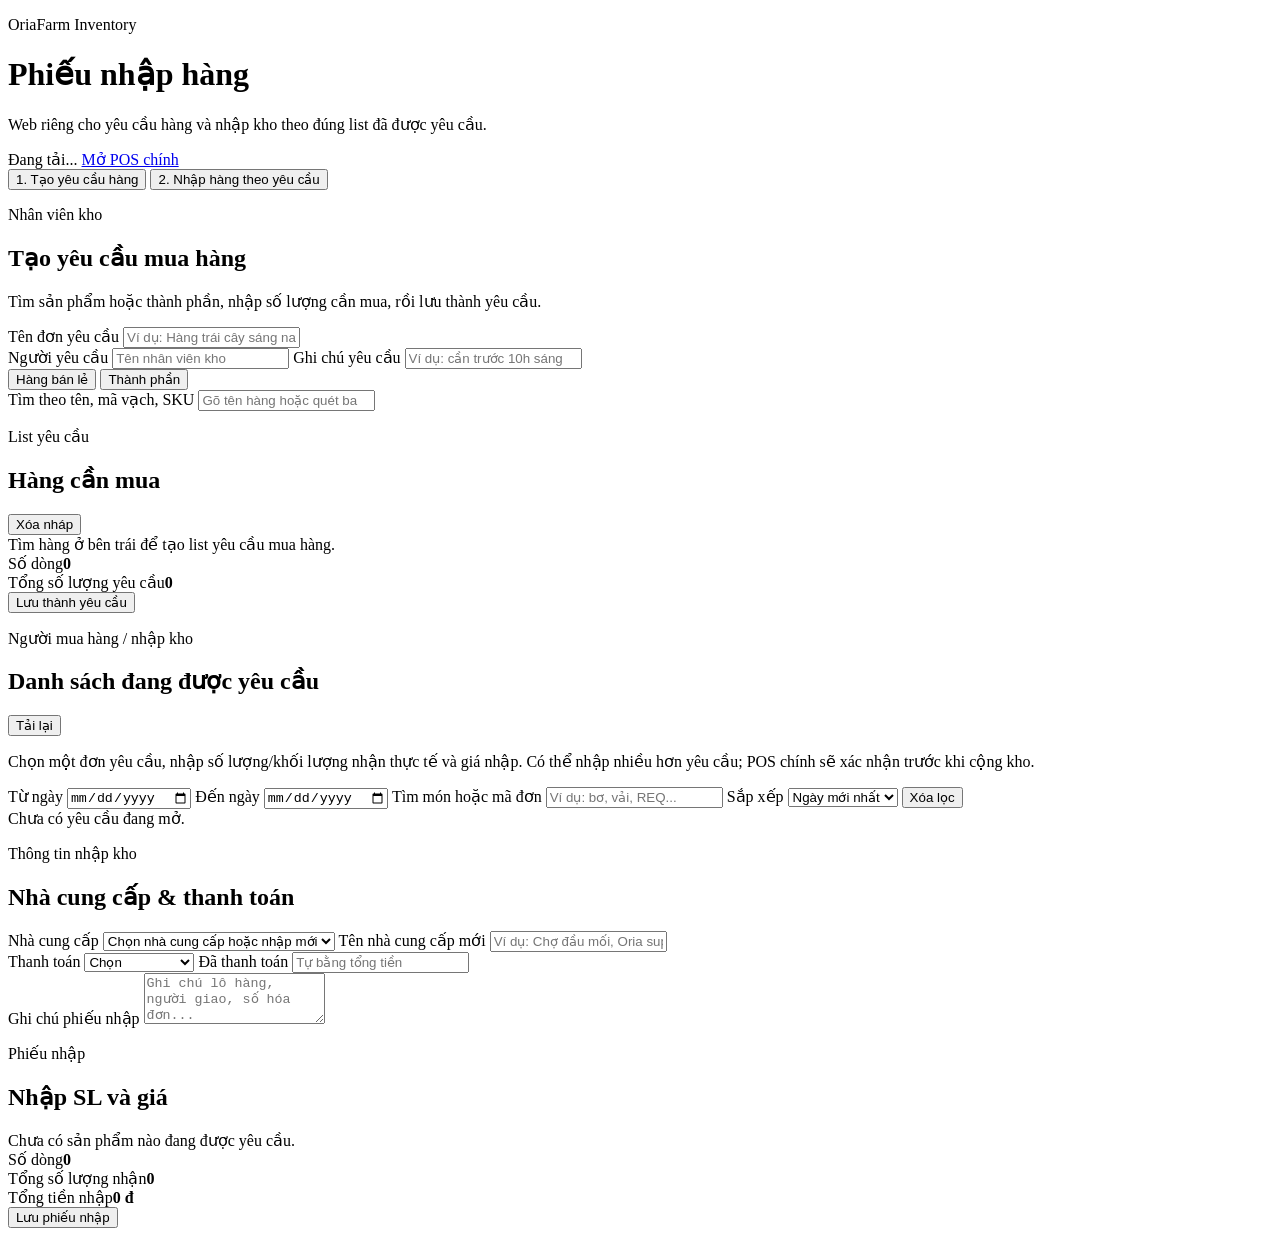
<file: purchase-web/public/index.html>
<!DOCTYPE html>
<html lang="vi">
  <head>
    <meta charset="UTF-8" />
    <meta name="viewport" content="width=device-width, initial-scale=1.0" />
    <title>OriaFarm - Phiếu nhập hàng</title>
    <link rel="preconnect" href="https://fonts.googleapis.com" />
    <link rel="preconnect" href="https://fonts.gstatic.com" crossorigin />
    <link
      href="https://fonts.googleapis.com/css2?family=Be+Vietnam+Pro:wght@400;500;600;700;800&family=Space+Grotesk:wght@500;700&display=swap"
      rel="stylesheet"
    />
    <link rel="stylesheet" href="https://shopprogram.pages.dev/src/purchase-styles.css?v=6" />
  </head>
  <body>
    <main class="purchase-shell">
      <header class="purchase-topbar">
        <div>
          <p class="eyebrow">OriaFarm Inventory</p>
          <h1>Phiếu nhập hàng</h1>
          <p class="topbar-note">Web riêng cho yêu cầu hàng và nhập kho theo đúng list đã được yêu cầu.</p>
        </div>
        <div class="topbar-actions">
          <span id="syncStatus" class="status-pill">Đang tải...</span>
          <a class="ghost-link" href="https://shopprogram.pages.dev/">Mở POS chính</a>
        </div>
      </header>

      <nav class="workflow-tabs" aria-label="Luồng phiếu nhập hàng">
        <button class="workflow-tab is-active" type="button" data-workflow="request">1. Tạo yêu cầu hàng</button>
        <button class="workflow-tab" type="button" data-workflow="receive">2. Nhập hàng theo yêu cầu</button>
      </nav>

      <section class="workflow-panel request-workflow" data-panel="request">
        <div class="purchase-layout">
          <form class="panel purchase-form">
            <div class="section-heading">
              <p class="eyebrow">Nhân viên kho</p>
              <h2>Tạo yêu cầu mua hàng</h2>
            </div>
            <p class="soft-note">Tìm sản phẩm hoặc thành phần, nhập số lượng cần mua, rồi lưu thành yêu cầu.</p>

            <label>
              Tên đơn yêu cầu
              <input id="requestTitle" type="text" placeholder="Ví dụ: Hàng trái cây sáng nay" />
            </label>

            <div class="field-grid">
              <label>
                Người yêu cầu
                <input id="requesterName" type="text" placeholder="Tên nhân viên kho" />
              </label>
              <label>
                Ghi chú yêu cầu
                <input id="requestNote" type="text" placeholder="Ví dụ: cần trước 10h sáng" />
              </label>
            </div>

            <div class="type-tabs" role="tablist" aria-label="Loại hàng yêu cầu">
              <button class="type-tab is-active" type="button" data-type="product">Hàng bán lẻ</button>
              <button class="type-tab" type="button" data-type="component">Thành phần</button>
            </div>

            <label>
              Tìm theo tên, mã vạch, SKU
              <input id="itemSearch" type="search" placeholder="Gõ tên hàng hoặc quét barcode..." autocomplete="off" />
            </label>

            <div id="itemResults" class="item-results" aria-live="polite"></div>
          </form>

          <aside class="panel receipt-panel">
            <div class="receipt-header">
              <div>
                <p class="eyebrow">List yêu cầu</p>
                <h2>Hàng cần mua</h2>
              </div>
              <button id="clearRequestBtn" class="ghost-button" type="button">Xóa nháp</button>
            </div>

            <div id="requestDraftLines" class="draft-lines empty">Tìm hàng ở bên trái để tạo list yêu cầu mua hàng.</div>

            <div class="totals-card">
              <div><span>Số dòng</span><strong id="requestLineCount">0</strong></div>
              <div><span>Tổng số lượng yêu cầu</span><strong id="requestQtyTotal">0</strong></div>
            </div>

            <button id="createRequestBtn" class="primary-button" type="button">Lưu thành yêu cầu</button>
            <p id="requestMessage" class="save-message" role="status"></p>
          </aside>
        </div>
      </section>

      <section class="workflow-panel receive-workflow is-hidden" data-panel="receive">
        <div class="purchase-layout">
          <form id="purchaseForm" class="panel purchase-form">
            <div class="request-list-head">
              <div class="section-heading">
                <p class="eyebrow">Người mua hàng / nhập kho</p>
                <h2>Danh sách đang được yêu cầu</h2>
              </div>
              <button id="refreshRequestsBtn" class="ghost-button" type="button">Tải lại</button>
            </div>
            <p class="soft-note">Chọn một đơn yêu cầu, nhập số lượng/khối lượng nhận thực tế và giá nhập. Có thể nhập nhiều hơn yêu cầu; POS chính sẽ xác nhận trước khi cộng kho.</p>
            <div class="request-filter-toolbar" aria-label="Lọc và sắp xếp đơn yêu cầu">
              <label>
                Từ ngày
                <input id="requestFromDate" type="date" />
              </label>
              <label>
                Đến ngày
                <input id="requestToDate" type="date" />
              </label>
              <label class="request-filter-search">
                Tìm món hoặc mã đơn
                <input id="requestItemFilter" type="search" placeholder="Ví dụ: bơ, vải, REQ..." autocomplete="off" />
              </label>
              <label>
                Sắp xếp
                <select id="requestSortMode">
                  <option value="date_desc">Ngày mới nhất</option>
                  <option value="date_asc">Ngày cũ nhất</option>
                  <option value="item_asc">Tên món A-Z</option>
                  <option value="item_desc">Tên món Z-A</option>
                </select>
              </label>
              <button id="clearRequestFiltersBtn" class="ghost-button" type="button">Xóa lọc</button>
            </div>
            <div id="requestSummaryList" class="request-list empty">Chưa có yêu cầu đang mở.</div>

            <div class="divider"></div>

            <div class="section-heading">
              <p class="eyebrow">Thông tin nhập kho</p>
              <h2>Nhà cung cấp & thanh toán</h2>
            </div>

            <label>
              Nhà cung cấp
              <select id="supplierSelect">
                <option value="">Chọn nhà cung cấp hoặc nhập mới</option>
              </select>
            </label>

            <label>
              Tên nhà cung cấp mới
              <input id="supplierName" type="text" placeholder="Ví dụ: Chợ đầu mối, Oria supplier..." />
            </label>

            <div class="field-grid">
              <label>
                Thanh toán
                <select id="paymentMethod" required>
                  <option value="">Chọn</option>
                  <option value="cash">Tiền mặt</option>
                  <option value="bank_transfer">Chuyển khoản</option>
                  <option value="card">Thẻ</option>
                  <option value="e_wallet">Ví điện tử</option>
                </select>
              </label>
              <label>
                Đã thanh toán
                <input id="paidAmount" type="number" min="0" step="1000" placeholder="Tự bằng tổng tiền" />
              </label>
            </div>

            <label>
              Ghi chú phiếu nhập
              <textarea id="purchaseNote" rows="3" placeholder="Ghi chú lô hàng, người giao, số hóa đơn..."></textarea>
            </label>
          </form>

          <aside class="panel receipt-panel">
            <div class="receipt-header">
              <div>
                <p class="eyebrow">Phiếu nhập</p>
                <h2>Nhập SL và giá</h2>
              </div>
            </div>

            <div id="receiveLines" class="draft-lines empty">Chưa có sản phẩm nào đang được yêu cầu.</div>

            <div class="totals-card">
              <div><span>Số dòng</span><strong id="lineCount">0</strong></div>
              <div><span>Tổng số lượng nhận</span><strong id="qtyTotal">0</strong></div>
              <div class="grand-total"><span>Tổng tiền nhập</span><strong id="amountTotal">0 đ</strong></div>
            </div>

            <button id="savePurchaseBtn" class="primary-button" type="button">Lưu phiếu nhập</button>
            <p id="saveMessage" class="save-message" role="status"></p>
          </aside>
        </div>
      </section>
    </main>

    <template id="resultTemplate">
      <button class="result-card" type="button">
        <span class="result-icon"></span>
        <span>
          <strong class="result-name"></strong>
          <small class="result-meta"></small>
        </span>
        <span class="result-stock"></span>
      </button>
    </template>

    <template id="lineTemplate">
      <article class="draft-line">
        <div class="line-main">
          <strong class="line-name"></strong>
          <small class="line-meta"></small>
        </div>
        <label>
          SL
          <input class="line-qty" type="number" min="0.001" step="0.001" />
        </label>
        <label class="line-unit-field">
          Đơn vị mua
          <select class="line-unit"></select>
        </label>
        <label>
          Giá nhập
          <input class="line-cost" type="number" min="0" step="1000" />
        </label>
        <strong class="line-subtotal"></strong>
        <button class="line-remove" type="button">Xóa</button>
      </article>
    </template>

    <script>
      window.SHOPFLOW_API_BASE = "https://shopprogram.pages.dev/api";
    </script>
    <script src="https://shopprogram.pages.dev/src/purchase-app.js?v=11"></script>
  </body>
</html>
</file>
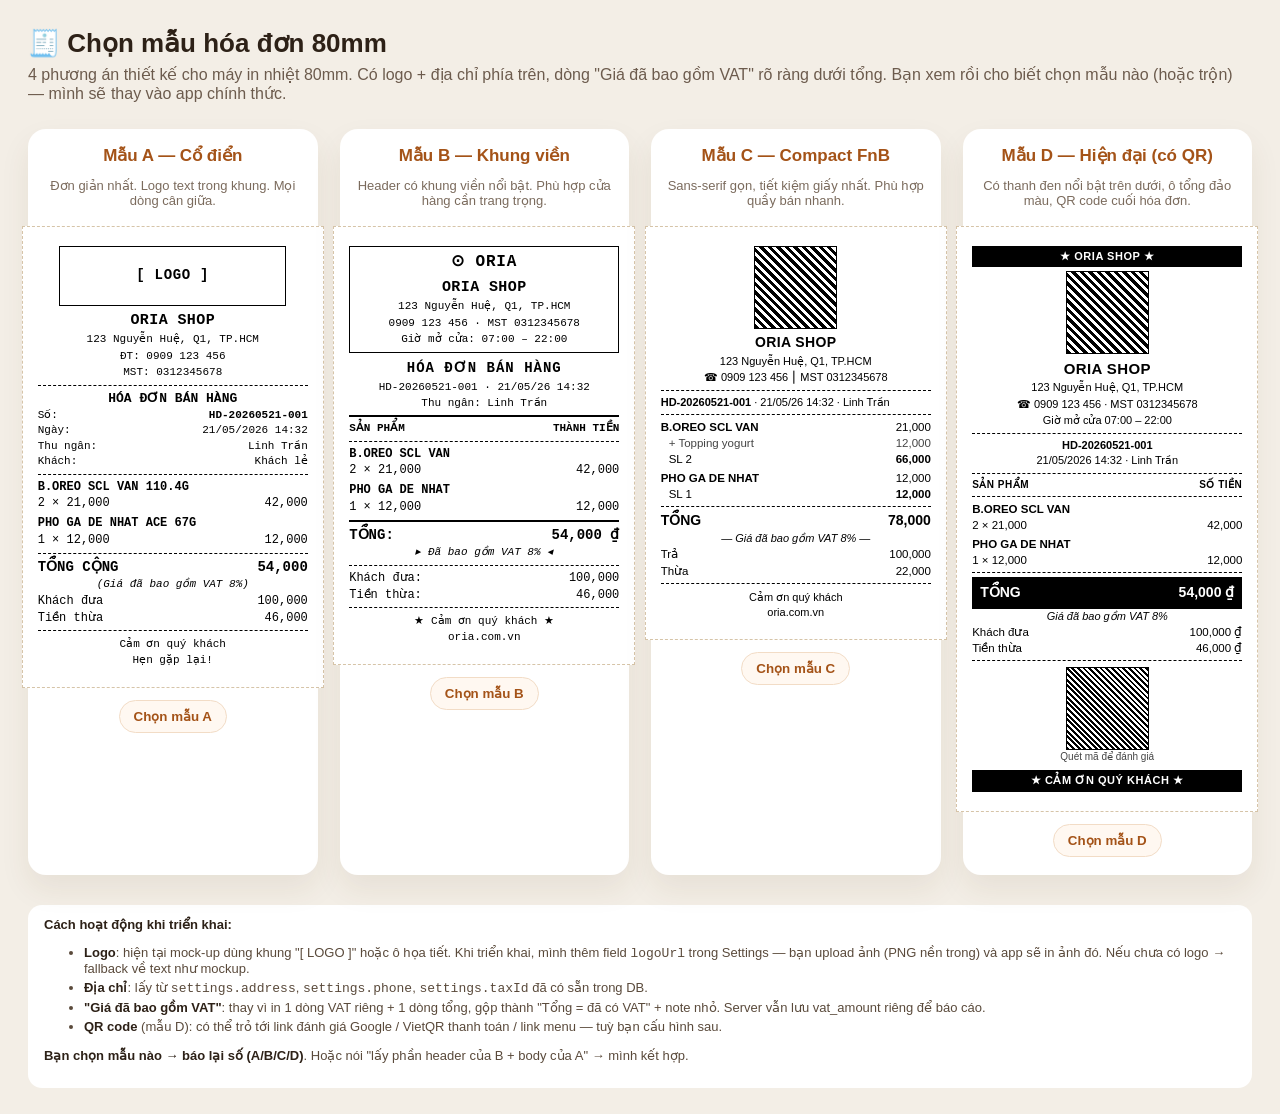
<file: docs/templates-preview.html>
<!DOCTYPE html>
<html lang="vi">
<head>
  <meta charset="UTF-8" />
  <meta name="viewport" content="width=device-width, initial-scale=1.0" />
  <title>Mẫu hóa đơn ORIA — chọn mẫu</title>
  <style>
    * { box-sizing: border-box; }
    html, body { margin: 0; padding: 0; font-family: -apple-system, "Segoe UI", Roboto, "Helvetica Neue", Arial, sans-serif; background: #f3eee6; color: #2d2117; }
    .page { max-width: 1400px; margin: 0 auto; padding: 28px; }
    h1 { margin: 0 0 6px; font-size: 26px; }
    .lede { color: #6c5b4d; margin: 0 0 26px; }
    .row { display: grid; grid-template-columns: repeat(auto-fit, minmax(280px, 1fr)); gap: 22px; }
    .card { background: #fff; border-radius: 18px; padding: 16px 16px 18px; box-shadow: 0 14px 30px rgba(93,58,20,0.08); display: flex; flex-direction: column; align-items: center; gap: 12px; }
    .card h2 { margin: 0; font-size: 17px; color: #a45318; }
    .card p { margin: 0; font-size: 13px; color: #7b6b5d; text-align: center; min-height: 36px; }
    .picker { background: #fff8f1; border: 1px solid #f2dcc6; border-radius: 999px; padding: 8px 14px; font-weight: 600; color: #a45318; cursor: pointer; }
    .picker:hover { background: #ffe8d2; }

    /* The 80mm receipt sheet */
    .sheet {
      width: 80mm;
      background: #fff;
      padding: 5mm 4mm;
      font-family: 'Courier New', Consolas, monospace;
      font-size: 12px;
      line-height: 1.4;
      color: #000;
      border: 1px dashed #d6c4a8;
    }
    .sheet * { margin: 0; padding: 0; }
    .sheet .logo-box { width: 60mm; height: 16mm; margin: 0 auto 4px; border: 1px solid #000; display: flex; align-items: center; justify-content: center; font-weight: 700; letter-spacing: 0.05em; font-size: 14px; }
    .sheet .logo-img { width: 22mm; height: 22mm; margin: 0 auto 4px; display: block; }
    .sheet .center { text-align: center; }
    .sheet hr { border: none; border-top: 1px dashed #000; margin: 4px 0; }
    .sheet .double-hr { border: none; border-top: 2px solid #000; margin: 4px 0; }
    .sheet .name { font-size: 15px; font-weight: 700; letter-spacing: 0.4px; }
    .sheet .addr { font-size: 11px; line-height: 1.5; }
    .sheet .meta { font-size: 11px; }
    .sheet .meta .row { display: flex; justify-content: space-between; gap: 8px; }
    .sheet .item { margin: 3px 0; }
    .sheet .item-name { font-weight: 700; }
    .sheet .item-row { display: flex; justify-content: space-between; gap: 6px; }
    .sheet .total-grand { font-size: 14px; font-weight: 700; }
    .sheet .vat-note { font-style: italic; font-size: 11px; }
    .sheet .footer { text-align: center; font-size: 11px; margin-top: 6px; }

    /* Variant-specific overrides */
    /* Variant A: Classic minimal — no overrides needed */
    .v-b .sheet .header { border: 1px solid #000; padding: 4px; margin-bottom: 6px; }
    .v-c .sheet { font-family: 'Arial Narrow', Arial, sans-serif; font-size: 11.5px; }
    .v-c .sheet .name { font-size: 14px; }
    .v-d .sheet { font-family: 'Segoe UI', sans-serif; font-size: 11.5px; }
    .v-d .sheet .topbar, .v-d .sheet .botbar { background: #000; color: #fff; padding: 3px 6px; font-weight: 700; letter-spacing: 0.05em; text-align: center; font-size: 11px; }
    .v-d .sheet .grand-box { background: #000; color: #fff; padding: 6px 8px; font-size: 14px; display: flex; justify-content: space-between; font-weight: 700; }
    .qr-placeholder { width: 22mm; height: 22mm; margin: 6px auto 0; background: repeating-linear-gradient(45deg, #000 0 2px, #fff 2px 4px); border: 1px solid #000; }

    .legend { background: #fff; padding: 12px 16px; border-radius: 14px; margin-top: 30px; font-size: 13px; color: #5a4a3b; }
    .legend strong { color: #2d2117; }
    .legend li { margin: 4px 0; }
  </style>
</head>
<body>
  <div class="page">
    <h1>🧾 Chọn mẫu hóa đơn 80mm</h1>
    <p class="lede">4 phương án thiết kế cho máy in nhiệt 80mm. Có logo + địa chỉ phía trên, dòng "Giá đã bao gồm VAT" rõ ràng dưới tổng. Bạn xem rồi cho biết chọn mẫu nào (hoặc trộn) — mình sẽ thay vào app chính thức.</p>

    <div class="row">

      <!-- ============================================================ -->
      <!-- VARIANT A — Classic Minimal -->
      <!-- ============================================================ -->
      <div class="card v-a">
        <h2>Mẫu A — Cổ điển</h2>
        <p>Đơn giản nhất. Logo text trong khung. Mọi dòng cân giữa.</p>
        <div class="sheet">
          <div class="logo-box">[ LOGO ]</div>
          <div class="center name">ORIA SHOP</div>
          <div class="center addr">
            123 Nguyễn Huệ, Q1, TP.HCM<br>
            ĐT: 0909 123 456<br>
            MST: 0312345678
          </div>
          <hr>
          <div class="center" style="font-weight:700;font-size:13px">HÓA ĐƠN BÁN HÀNG</div>
          <div class="meta">
            <div class="row"><span>Số:</span><strong>HD-20260521-001</strong></div>
            <div class="row"><span>Ngày:</span><span>21/05/2026 14:32</span></div>
            <div class="row"><span>Thu ngân:</span><span>Linh Trần</span></div>
            <div class="row"><span>Khách:</span><span>Khách lẻ</span></div>
          </div>
          <hr>
          <div class="item">
            <div class="item-name">B.OREO SCL VAN 110.4G</div>
            <div class="item-row"><span>2 × 21,000</span><span>42,000</span></div>
          </div>
          <div class="item">
            <div class="item-name">PHO GA DE NHAT ACE 67G</div>
            <div class="item-row"><span>1 × 12,000</span><span>12,000</span></div>
          </div>
          <hr>
          <div class="item-row total-grand"><span>TỔNG CỘNG</span><span>54,000</span></div>
          <div class="center vat-note">(Giá đã bao gồm VAT 8%)</div>
          <div class="item-row"><span>Khách đưa</span><span>100,000</span></div>
          <div class="item-row"><span>Tiền thừa</span><span>46,000</span></div>
          <hr>
          <div class="footer">Cảm ơn quý khách<br>Hẹn gặp lại!</div>
        </div>
        <button class="picker" onclick="alert('Bạn chọn Mẫu A — hãy báo cho assistant để triển khai.')">Chọn mẫu A</button>
      </div>

      <!-- ============================================================ -->
      <!-- VARIANT B — Header box / Bold title -->
      <!-- ============================================================ -->
      <div class="card v-b">
        <h2>Mẫu B — Khung viền</h2>
        <p>Header có khung viền nổi bật. Phù hợp cửa hàng cần trang trọng.</p>
        <div class="sheet">
          <div class="header center">
            <div class="logo-box" style="border:none;width:auto;height:auto;font-size:16px">⊙ ORIA</div>
            <div class="name">ORIA SHOP</div>
            <div class="addr">
              123 Nguyễn Huệ, Q1, TP.HCM<br>
              0909 123 456 · MST 0312345678<br>
              Giờ mở cửa: 07:00 – 22:00
            </div>
          </div>
          <div class="center" style="font-weight:700;font-size:14px;letter-spacing:1px">HÓA ĐƠN BÁN HÀNG</div>
          <div class="meta center" style="margin-top:2px">
            HD-20260521-001 · 21/05/26 14:32<br>
            Thu ngân: Linh Trần
          </div>
          <div class="double-hr"></div>
          <div class="item-row" style="font-weight:700;font-size:11px"><span>SẢN PHẨM</span><span>THÀNH TIỀN</span></div>
          <hr>
          <div class="item">
            <div class="item-name">B.OREO SCL VAN</div>
            <div class="item-row"><span>2 × 21,000</span><span>42,000</span></div>
          </div>
          <div class="item">
            <div class="item-name">PHO GA DE NHAT</div>
            <div class="item-row"><span>1 × 12,000</span><span>12,000</span></div>
          </div>
          <div class="double-hr"></div>
          <div class="item-row total-grand"><span>TỔNG:</span><span>54,000 ₫</span></div>
          <div class="center vat-note">▸ Đã bao gồm VAT 8% ◂</div>
          <hr>
          <div class="item-row"><span>Khách đưa:</span><span>100,000</span></div>
          <div class="item-row"><span>Tiền thừa:</span><span>46,000</span></div>
          <hr>
          <div class="footer">★ Cảm ơn quý khách ★<br>oria.com.vn</div>
        </div>
        <button class="picker" onclick="alert('Bạn chọn Mẫu B — hãy báo cho assistant để triển khai.')">Chọn mẫu B</button>
      </div>

      <!-- ============================================================ -->
      <!-- VARIANT C — Compact / FnB style -->
      <!-- ============================================================ -->
      <div class="card v-c">
        <h2>Mẫu C — Compact FnB</h2>
        <p>Sans-serif gọn, tiết kiệm giấy nhất. Phù hợp quầy bán nhanh.</p>
        <div class="sheet">
          <div class="logo-img" style="background:repeating-linear-gradient(45deg,#000 0 3px,#fff 3px 6px); border:1px solid #000"></div>
          <div class="center name">ORIA SHOP</div>
          <div class="center addr">
            123 Nguyễn Huệ, Q1, TP.HCM<br>
            ☎ 0909 123 456 ⎮ MST 0312345678
          </div>
          <hr>
          <div class="meta">
            <strong>HD-20260521-001</strong> · 21/05/26 14:32 · Linh Trần
          </div>
          <hr>
          <div class="item">
            <div class="item-row"><strong>B.OREO SCL VAN</strong><span>21,000</span></div>
            <div class="item-row" style="padding-left:8px;color:#444">+ Topping yogurt<span>12,000</span></div>
            <div class="item-row" style="padding-left:8px"><span>SL 2</span><strong>66,000</strong></div>
          </div>
          <div class="item">
            <div class="item-row"><strong>PHO GA DE NHAT</strong><span>12,000</span></div>
            <div class="item-row" style="padding-left:8px"><span>SL 1</span><strong>12,000</strong></div>
          </div>
          <hr>
          <div class="item-row total-grand"><span>TỔNG</span><span>78,000</span></div>
          <div class="center vat-note">— Giá đã bao gồm VAT 8% —</div>
          <div class="item-row"><span>Trả</span><span>100,000</span></div>
          <div class="item-row"><span>Thừa</span><span>22,000</span></div>
          <hr>
          <div class="footer">Cảm ơn quý khách<br>oria.com.vn</div>
        </div>
        <button class="picker" onclick="alert('Bạn chọn Mẫu C — hãy báo cho assistant để triển khai.')">Chọn mẫu C</button>
      </div>

      <!-- ============================================================ -->
      <!-- VARIANT D — Modern with QR -->
      <!-- ============================================================ -->
      <div class="card v-d">
        <h2>Mẫu D — Hiện đại (có QR)</h2>
        <p>Có thanh đen nổi bật trên dưới, ô tổng đảo màu, QR code cuối hóa đơn.</p>
        <div class="sheet">
          <div class="topbar">★ ORIA SHOP ★</div>
          <div class="logo-img" style="background:repeating-linear-gradient(45deg,#000 0 3px,#fff 3px 6px); border:1px solid #000; margin-top:4px"></div>
          <div class="center name" style="margin-top:4px">ORIA SHOP</div>
          <div class="center addr">
            123 Nguyễn Huệ, Q1, TP.HCM<br>
            ☎ 0909 123 456 · MST 0312345678<br>
            Giờ mở cửa 07:00 – 22:00
          </div>
          <hr>
          <div class="meta center">
            <strong>HD-20260521-001</strong><br>
            21/05/2026 14:32 · Linh Trần
          </div>
          <hr>
          <div class="item-row" style="font-weight:700;font-size:10px;letter-spacing:0.5px"><span>SẢN PHẨM</span><span>SỐ TIỀN</span></div>
          <hr>
          <div class="item">
            <div class="item-name">B.OREO SCL VAN</div>
            <div class="item-row"><span>2 × 21,000</span><span>42,000</span></div>
          </div>
          <div class="item">
            <div class="item-name">PHO GA DE NHAT</div>
            <div class="item-row"><span>1 × 12,000</span><span>12,000</span></div>
          </div>
          <hr>
          <div class="grand-box"><span>TỔNG</span><span>54,000 ₫</span></div>
          <div class="center vat-note">Giá đã bao gồm VAT 8%</div>
          <div class="item-row"><span>Khách đưa</span><span>100,000 ₫</span></div>
          <div class="item-row"><span>Tiền thừa</span><span>46,000 ₫</span></div>
          <hr>
          <div class="qr-placeholder"></div>
          <div class="center" style="font-size:10px;color:#444">Quét mã để đánh giá</div>
          <div class="botbar" style="margin-top:6px">★ CẢM ƠN QUÝ KHÁCH ★</div>
        </div>
        <button class="picker" onclick="alert('Bạn chọn Mẫu D — hãy báo cho assistant để triển khai.')">Chọn mẫu D</button>
      </div>

    </div>

    <div class="legend">
      <strong>Cách hoạt động khi triển khai:</strong>
      <ul>
        <li><strong>Logo</strong>: hiện tại mock-up dùng khung "[ LOGO ]" hoặc ô họa tiết. Khi triển khai, mình thêm field <code>logoUrl</code> trong Settings — bạn upload ảnh (PNG nền trong) và app sẽ in ảnh đó. Nếu chưa có logo → fallback về text như mockup.</li>
        <li><strong>Địa chỉ</strong>: lấy từ <code>settings.address</code>, <code>settings.phone</code>, <code>settings.taxId</code> đã có sẵn trong DB.</li>
        <li><strong>"Giá đã bao gồm VAT"</strong>: thay vì in 1 dòng VAT riêng + 1 dòng tổng, gộp thành "Tổng = đã có VAT" + note nhỏ. Server vẫn lưu vat_amount riêng để báo cáo.</li>
        <li><strong>QR code</strong> (mẫu D): có thể trỏ tới link đánh giá Google / VietQR thanh toán / link menu — tuỳ bạn cấu hình sau.</li>
      </ul>
      <p style="margin-top:14px"><strong>Bạn chọn mẫu nào → báo lại số (A/B/C/D)</strong>. Hoặc nói "lấy phần header của B + body của A" → mình kết hợp.</p>
    </div>
  </div>
</body>
</html>
</file>
